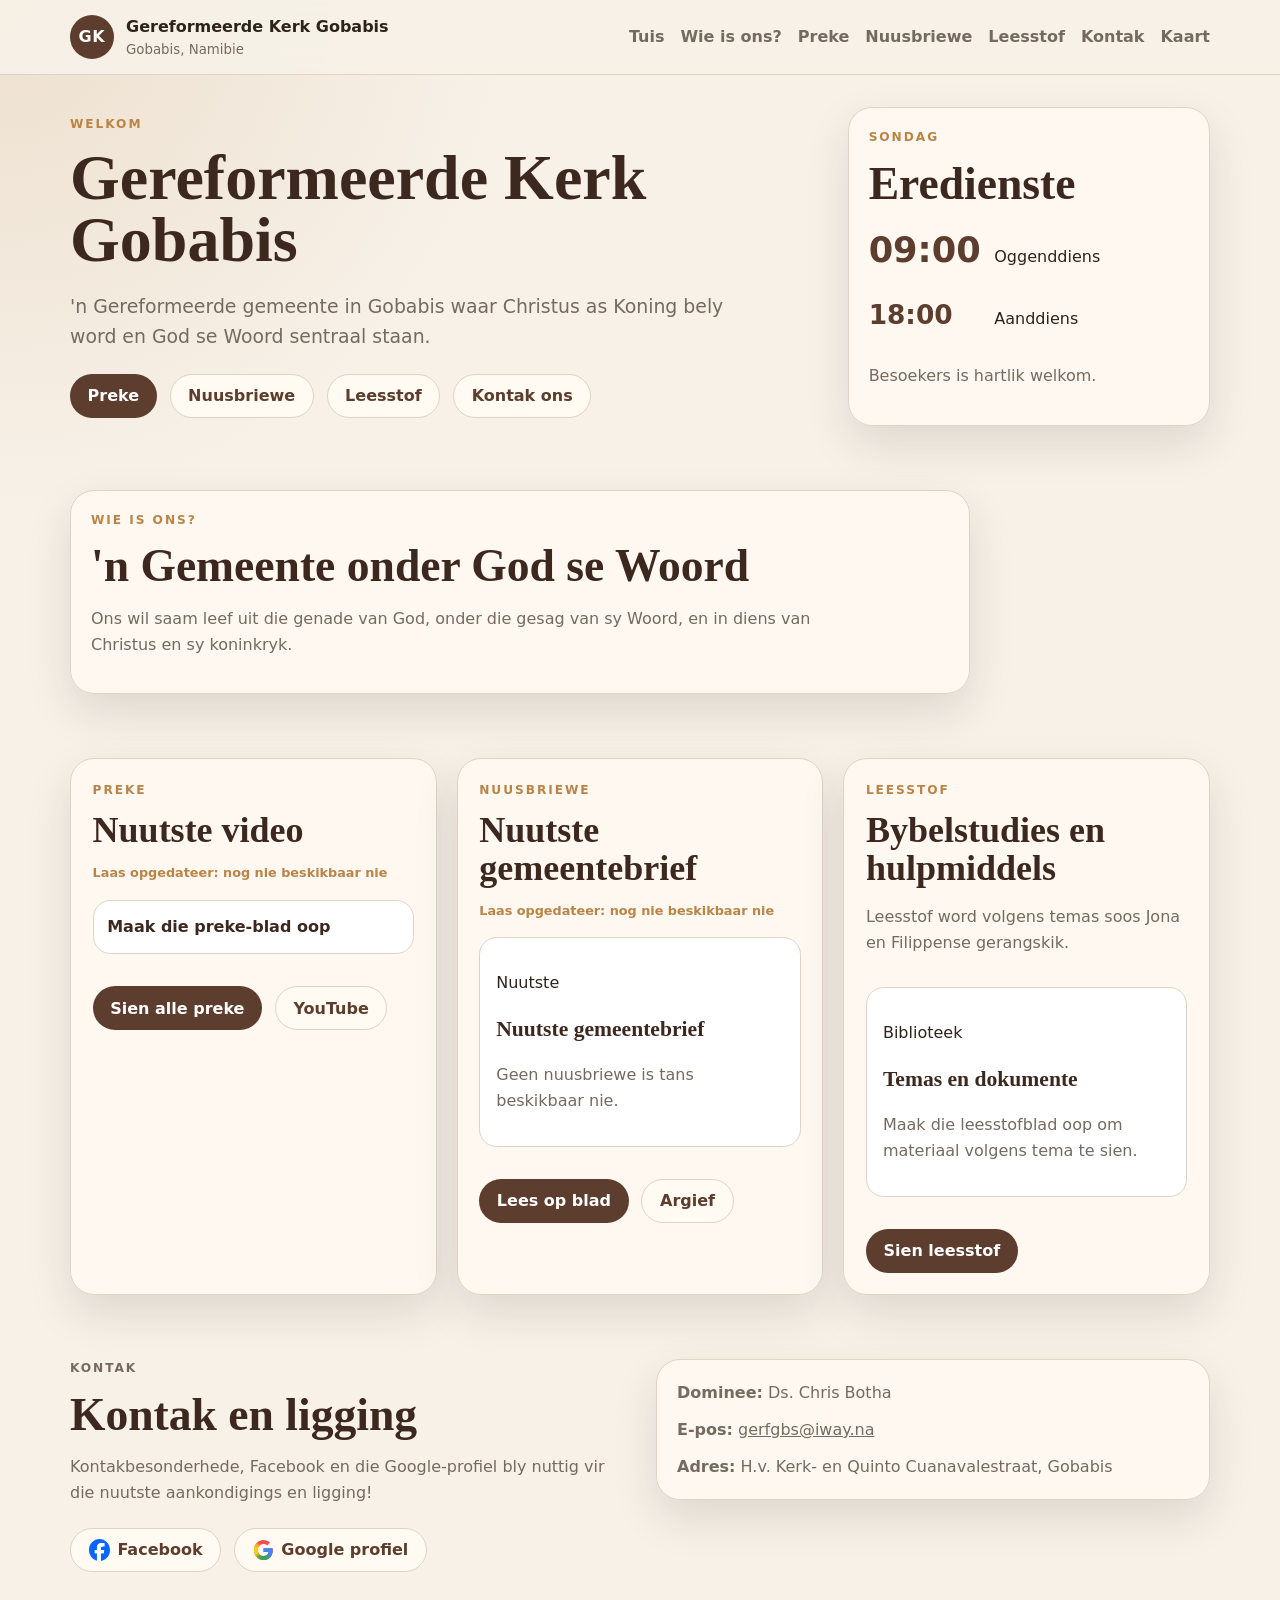
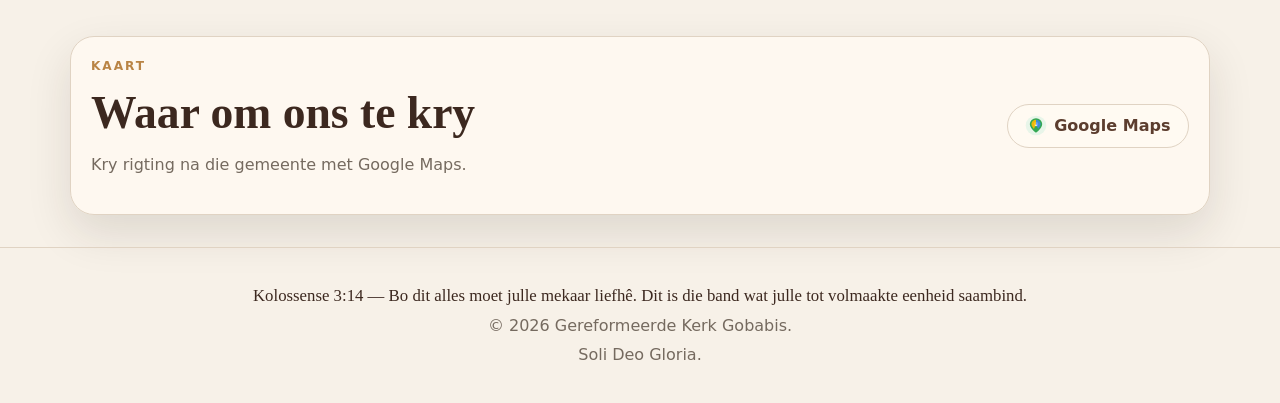
<file: index.html>
<!doctype html>
<html lang="af">
  <head>
    <meta charset="utf-8" />
    <meta name="viewport" content="width=device-width, initial-scale=1" />
    <meta name="description" content="Gereformeerde Kerk Gobabis - 'n warm, gereformeerde gemeente." />
    <meta name="color-scheme" content="light" />
    <title>Gereformeerde Kerk Gobabis</title>
    <link rel="icon" href="/buffelsfontein/favicon.svg?v=2" type="image/svg+xml" />
    <link rel="shortcut icon" href="/buffelsfontein/favicon.svg?v=2" type="image/svg+xml" />
    <link rel="stylesheet" href="styles.css?v=5" />
    <link rel="stylesheet" href="extras.css?v=5" />
  </head>
  <body>
    <header class="site-header">
      <nav class="nav" aria-label="Hoofnavigasie">
        <a class="brand" href="#top" aria-label="Gereformeerde Kerk Gobabis tuis">
          <span class="brand-mark">GK</span>
          <span>
            <strong data-field="church.name">Gereformeerde Kerk Gobabis</strong>
            <small data-field="church.location">Gobabis, Namibie</small>
          </span>
        </a>

        <button class="menu-button" type="button" aria-expanded="false" aria-controls="nav-links">Menu</button>

        <div class="nav-links" id="nav-links">
          <a href="#top">Tuis</a>
          <a href="#wie-ons-is">Wie is ons?</a>
          <a href="preke.html">Preke</a>
          <a href="nuusbriewe.html">Nuusbriewe</a>
          <a href="leesstof.html">Leesstof</a>
          <a href="#kontak">Kontak</a>
          <a href="#kaart">Kaart</a>
        </div>
      </nav>
    </header>

    <main id="top">
      <section class="hero section compact-section">
        <div class="hero-copy">
          <p class="eyebrow">Welkom</p>
          <h1 data-field="church.name">Gereformeerde Kerk Gobabis</h1>
          <p class="lead">'n Gereformeerde gemeente in Gobabis waar Christus as Koning bely word en God se Woord sentraal staan.</p>
          <div class="hero-actions">
            <a class="button primary" href="preke.html">Preke</a>
            <a class="button secondary" href="nuusbriewe.html">Nuusbriewe</a>
            <a class="button secondary" href="leesstof.html">Leesstof</a>
            <a class="button secondary" href="#kontak">Kontak ons</a>
          </div>
        </div>

        <aside class="hero-card compact-card" aria-label="Kort gemeente inligting">
          <p class="eyebrow">Sondag</p>
          <h2>Eredienste</h2>
          <div class="service-list compact-service-list" id="service-list">
            <p class="service-time">09:00</p>
            <p>Oggenddiens</p>
            <p class="service-time smaller">18:00</p>
            <p>Aanddiens</p>
          </div>
          <p class="muted">Besoekers is hartlik welkom.</p>
        </aside>
      </section>

      <section class="section compact-section" id="wie-ons-is" aria-labelledby="identity-heading">
        <div class="feature-card compact-card">
          <p class="eyebrow">Wie is ons?</p>
          <h2 id="identity-heading">'n Gemeente onder God se Woord</h2>
          <p>Ons wil saam leef uit die genade van God, onder die gesag van sy Woord, en in diens van Christus en sy koninkryk.</p>
        </div>
      </section>

      <section class="section compact-section home-grid" aria-label="Nuutste inhoud">
        <article class="content-preview-card" id="preke-preview">
          <div>
            <p class="eyebrow">Preke</p>
            <h2>Nuutste video</h2>
            <p class="feed-updated" id="youtube-updated">Laas opgedateer: wag vir feed</p>
          </div>
          <a class="preview-link" id="latest-video-link" href="preke.html" aria-label="Maak preke blad oop">
            <img id="latest-video-thumb" alt="" loading="lazy" />
            <span id="latest-video-title">Maak die preke-blad oop</span>
          </a>
          <div class="hero-actions compact-actions">
            <a class="button primary" href="preke.html">Sien alle preke</a>
            <a class="button secondary" id="youtube-streams-link" href="#" target="_blank" rel="noopener">YouTube</a>
          </div>
        </article>

        <article class="content-preview-card" id="nuusbriewe-preview">
          <div>
            <p class="eyebrow">Nuusbriewe</p>
            <h2>Nuutste gemeentebrief</h2>
            <p class="feed-updated" id="newsletter-updated">Laas opgedateer: wag vir feed</p>
          </div>
          <div class="newsletter-mini-preview">
            <p class="newsletter-date" id="latest-newsletter-date">Nuutste</p>
            <h3 id="latest-newsletter-title">Nuutste gemeentebrief</h3>
            <p id="latest-newsletter-description" class="muted">Die nuutste nuusbrief sal hier verskyn wanneer die Drive feed laai.</p>
          </div>
          <div class="hero-actions compact-actions">
            <a class="button primary" id="latest-newsletter-link" href="nuusbriewe.html">Lees op blad</a>
            <a class="button secondary" href="nuusbriewe.html">Argief</a>
          </div>
        </article>

        <article class="content-preview-card">
          <div>
            <p class="eyebrow">Leesstof</p>
            <h2>Bybelstudies en hulpmiddels</h2>
            <p class="muted">Leesstof word volgens temas soos Jona en Filippense gerangskik.</p>
          </div>
          <div class="newsletter-mini-preview">
            <p class="newsletter-date">Biblioteek</p>
            <h3>Temas en dokumente</h3>
            <p class="muted">Maak die leesstofblad oop om materiaal volgens tema te sien.</p>
          </div>
          <div class="hero-actions compact-actions">
            <a class="button primary" href="leesstof.html">Sien leesstof</a>
          </div>
        </article>
      </section>

      <section class="section compact-section split contact" id="kontak">
        <div>
          <p class="eyebrow">Kontak</p>
          <h2>Kontak en ligging</h2>
          <p>Kontakbesonderhede, Facebook en die Google-profiel bly nuttig vir die nuutste aankondigings en ligging!</p>
          <div class="social-links">
            <a class="button secondary icon-button" id="facebook-link" href="#" target="_blank" rel="noopener" aria-label="Maak Facebook oop"><img class="social-icon-img" src="assets/icon-facebook.svg" alt="" /> Facebook</a>
            <a class="button secondary icon-button" id="google-business-link" href="#" target="_blank" rel="noopener"><img class="social-icon-img" src="assets/icon-google.svg" alt="" /> Google profiel</a>
          </div>
        </div>
        <div class="contact-card compact-card">
          <p><strong>Dominee:</strong> <span data-field="church.minister">Nog te bevestig</span></p>
          <p><strong>E-pos:</strong> <a id="email-link"><span data-field="church.email">Nog te bevestig</span></a></p>
          <p><strong>Adres:</strong> <span data-field="church.address">Nog te bevestig</span></p>
        </div>
      </section>

      <section class="section compact-section" id="kaart" aria-labelledby="map-heading">
        <div class="info-card compact-card">
          <div>
            <p class="eyebrow">Kaart</p>
            <h2 id="map-heading">Waar om ons te kry</h2>
            <p>Kry rigting na die gemeente met Google Maps.</p>
          </div>
          <a class="button secondary icon-button" id="maps-link" href="#" target="_blank" rel="noopener"><img class="social-icon-img" src="assets/icon-maps.svg" alt="" /> Google Maps</a>
        </div>
      </section>
    </main>

    <footer class="site-footer">
      <p class="footer-verse">Kolossense 3:14 — Bo dit alles moet julle mekaar liefhê. Dit is die band wat julle tot volmaakte eenheid saambind.</p>
      <p>&copy; <span id="year"></span> <span data-field="church.name">Gereformeerde Kerk Gobabis</span>.</p>
      <p>Soli Deo Gloria.</p>
    </footer>

    <script src="script.js?v=5"></script>
  </body>
</html>
</file>
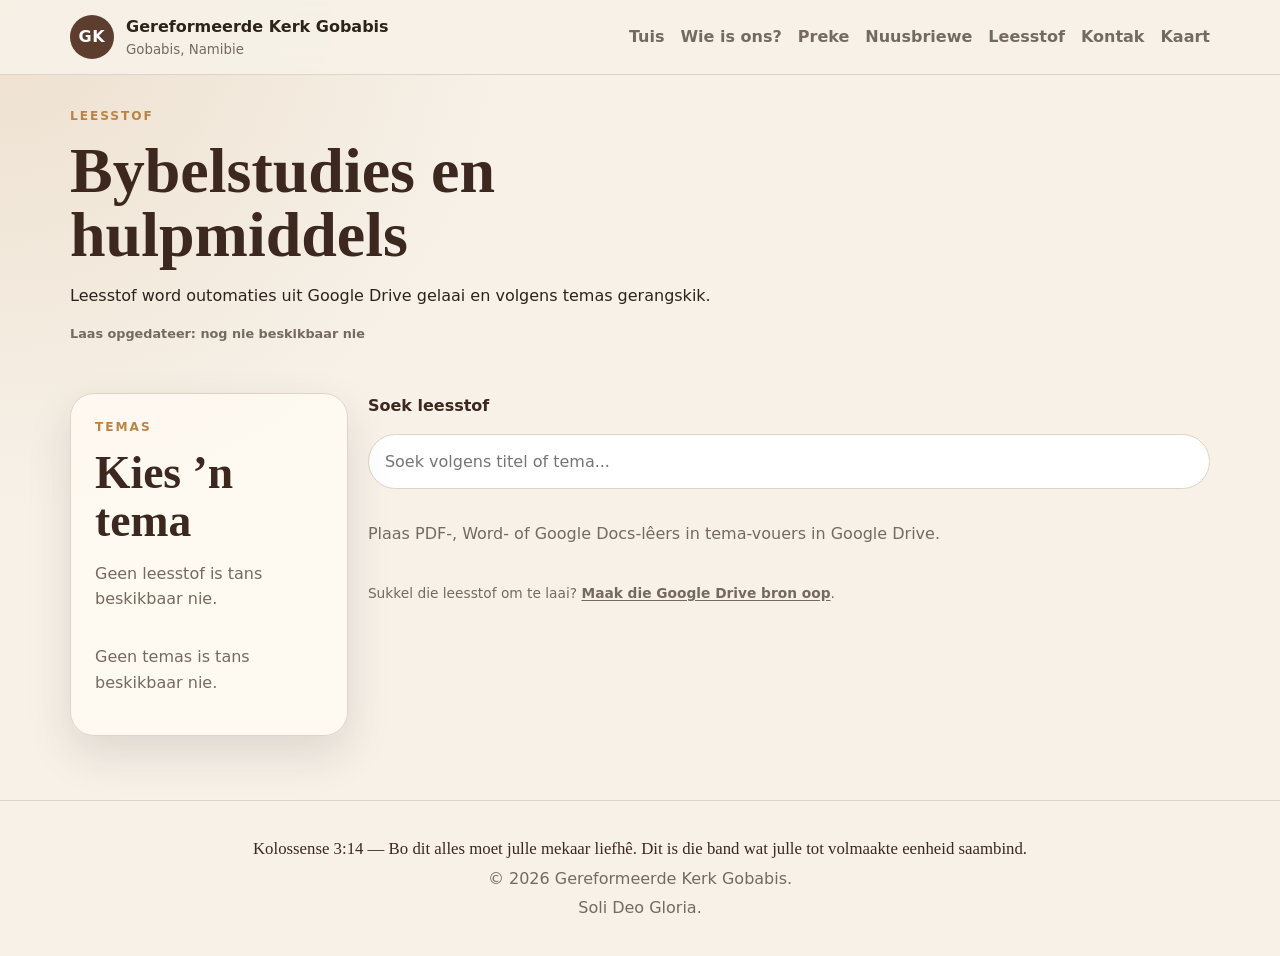
<file: leesstof.html>
<!doctype html>
<html lang="af">
  <head>
    <meta charset="utf-8" />
    <meta name="viewport" content="width=device-width, initial-scale=1" />
    <meta name="description" content="Leesstof en Bybelstudiemateriaal van Gereformeerde Kerk Gobabis." />
    <meta name="color-scheme" content="light" />
    <title>Leesstof | Gereformeerde Kerk Gobabis</title>
    <link rel="icon" href="/buffelsfontein/favicon.svg?v=2" type="image/svg+xml" />
    <link rel="shortcut icon" href="/buffelsfontein/favicon.svg?v=2" type="image/svg+xml" />
    <link rel="stylesheet" href="styles.css?v=5" />
    <link rel="stylesheet" href="extras.css?v=5" />
  </head>
  <body>
    <header class="site-header">
      <nav class="nav" aria-label="Hoofnavigasie">
        <a class="brand" href="index.html" aria-label="Gereformeerde Kerk Gobabis tuis">
          <span class="brand-mark">GK</span>
          <span>
            <strong data-field="church.name">Gereformeerde Kerk Gobabis</strong>
            <small data-field="church.location">Gobabis, Namibie</small>
          </span>
        </a>

        <button class="menu-button" type="button" aria-expanded="false" aria-controls="nav-links">Menu</button>

        <div class="nav-links" id="nav-links">
          <a href="index.html">Tuis</a>
          <a href="index.html#wie-ons-is">Wie is ons?</a>
          <a href="preke.html">Preke</a>
          <a href="nuusbriewe.html">Nuusbriewe</a>
          <a href="leesstof.html">Leesstof</a>
          <a href="index.html#kontak">Kontak</a>
          <a href="index.html#kaart">Kaart</a>
        </div>
      </nav>
    </header>

    <main id="top">
      <section class="section compact-section">
        <div class="section-heading">
          <p class="eyebrow">Leesstof</p>
          <h1 class="page-title">Bybelstudies en hulpmiddels</h1>
          <p>Leesstof word outomaties uit Google Drive gelaai en volgens temas gerangskik.</p>
          <p class="feed-updated" id="leesstof-updated">Laas opgedateer: wag vir feed</p>
        </div>
      </section>

      <section class="section leesstof-layout" aria-label="Leesstof biblioteek">
        <aside class="newsletter-sidebar leesstof-sidebar">
          <p class="eyebrow">Temas</p>
          <h2>Kies ’n tema</h2>
          <p class="muted" id="leesstof-summary">Leesstof word gelaai.</p>
          <div class="category-list" id="leesstof-theme-list"></div>
        </aside>

        <div class="leesstof-main">
          <label class="search-label" for="leesstof-search">Soek leesstof</label>
          <input class="search-input" id="leesstof-search" type="search" placeholder="Soek volgens titel of tema..." />
          <div class="leesstof-items" id="leesstof-items">
            <p class="muted">Leesstof word gelaai.</p>
          </div>
          <p class="drive-fallback">Sukkel die leesstof om te laai? <a id="leesstof-folder-link" href="#" target="_blank" rel="noopener">Maak die Google Drive bron oop</a>.</p>
        </div>
      </section>
    </main>

    <footer class="site-footer">
      <p class="footer-verse">Kolossense 3:14 — Bo dit alles moet julle mekaar liefhê. Dit is die band wat julle tot volmaakte eenheid saambind.</p>
      <p>&copy; <span id="year"></span> <span data-field="church.name">Gereformeerde Kerk Gobabis</span>.</p>
      <p>Soli Deo Gloria.</p>
    </footer>

    <script src="script.js?v=5"></script>
  </body>
</html>
</file>
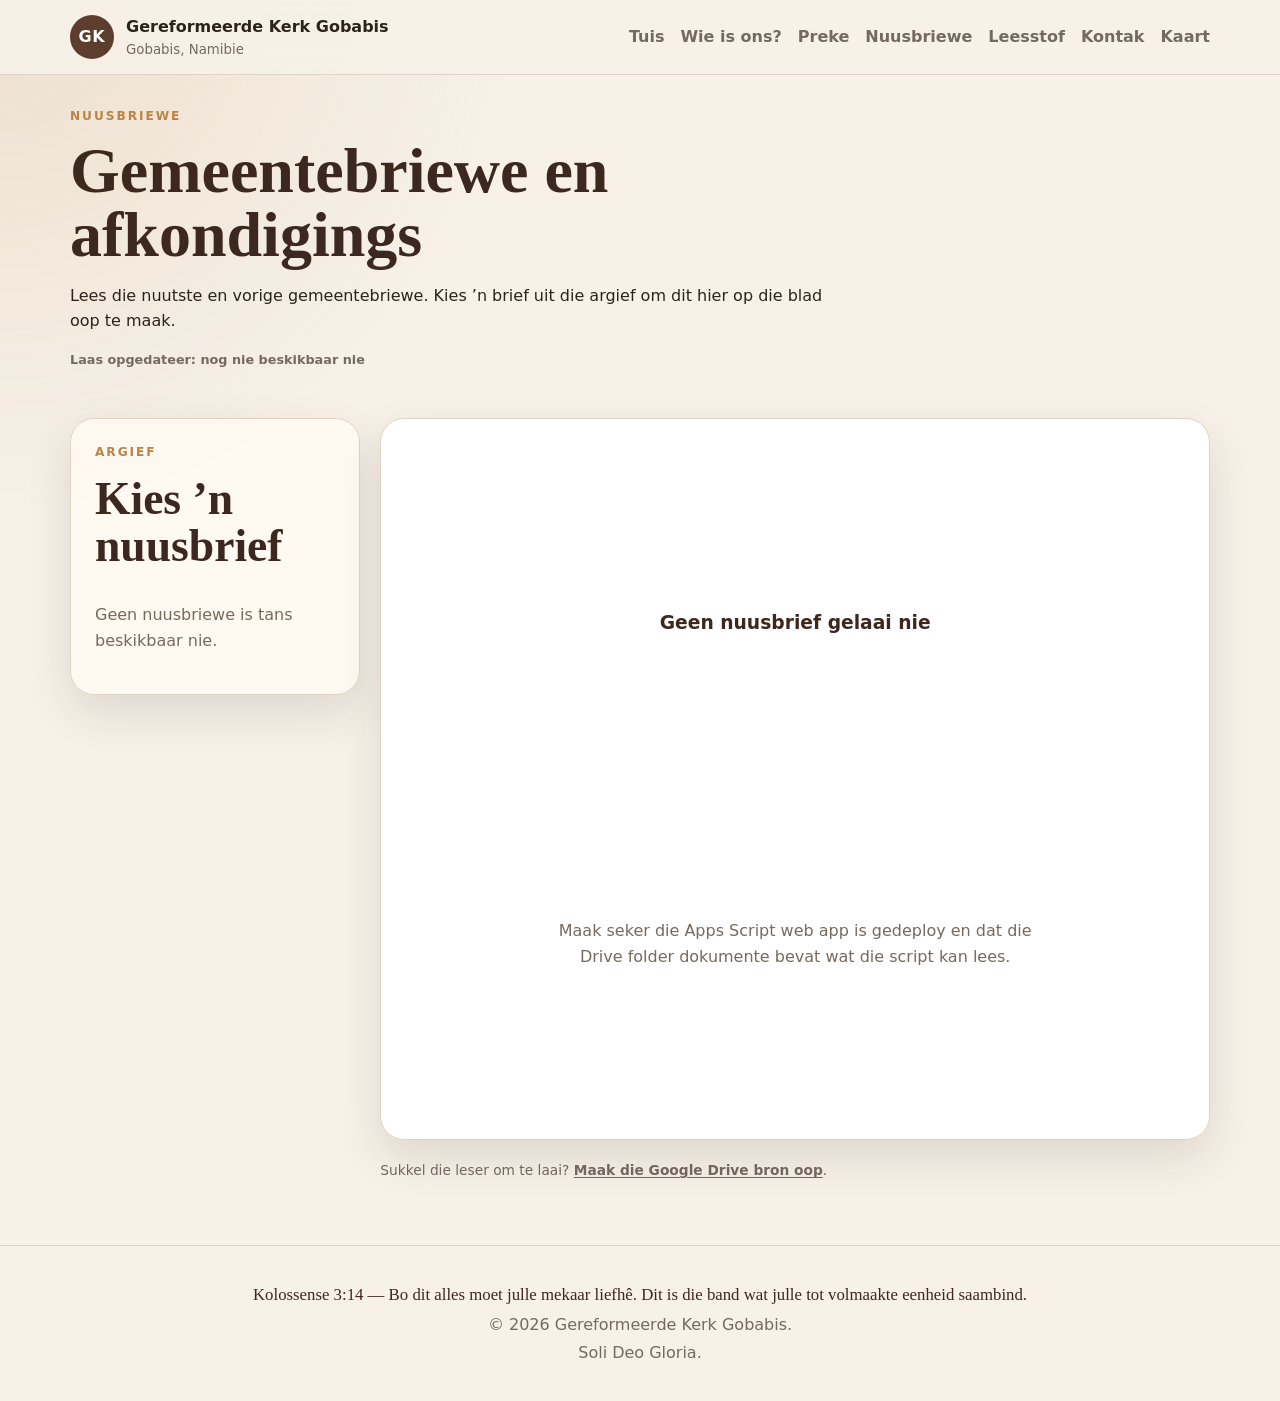
<file: nuusbriewe.html>
<!doctype html>
<html lang="af">
  <head>
    <meta charset="utf-8" />
    <meta name="viewport" content="width=device-width, initial-scale=1" />
    <meta name="description" content="Nuusbriewe en gemeentebriewe van Gereformeerde Kerk Gobabis." />
    <meta name="color-scheme" content="light" />
    <title>Nuusbriewe | Gereformeerde Kerk Gobabis</title>
    <link rel="icon" href="/buffelsfontein/favicon.svg?v=2" type="image/svg+xml" />
    <link rel="shortcut icon" href="/buffelsfontein/favicon.svg?v=2" type="image/svg+xml" />
    <link rel="stylesheet" href="styles.css?v=5" />
    <link rel="stylesheet" href="extras.css?v=5" />
  </head>
  <body>
    <header class="site-header">
      <nav class="nav" aria-label="Hoofnavigasie">
        <a class="brand" href="index.html" aria-label="Gereformeerde Kerk Gobabis tuis">
          <span class="brand-mark">GK</span>
          <span>
            <strong data-field="church.name">Gereformeerde Kerk Gobabis</strong>
            <small data-field="church.location">Gobabis, Namibie</small>
          </span>
        </a>

        <button class="menu-button" type="button" aria-expanded="false" aria-controls="nav-links">Menu</button>

        <div class="nav-links" id="nav-links">
          <a href="index.html">Tuis</a>
          <a href="index.html#wie-ons-is">Wie is ons?</a>
          <a href="preke.html">Preke</a>
          <a href="nuusbriewe.html">Nuusbriewe</a>
          <a href="leesstof.html">Leesstof</a>
          <a href="index.html#kontak">Kontak</a>
          <a href="index.html#kaart">Kaart</a>
        </div>
      </nav>
    </header>

    <main id="top">
      <section class="section compact-section">
        <div class="section-heading">
          <p class="eyebrow">Nuusbriewe</p>
          <h1 class="page-title">Gemeentebriewe en afkondigings</h1>
          <p>Lees die nuutste en vorige gemeentebriewe. Kies ’n brief uit die argief om dit hier op die blad oop te maak.</p>
          <p class="feed-updated" id="newsletter-updated">Laas opgedateer: wag vir feed</p>
        </div>
      </section>

      <section class="section newsletter-reader-layout" aria-label="Nuusbrief-leser">
        <aside class="newsletter-sidebar">
          <p class="eyebrow">Argief</p>
          <h2>Kies ’n nuusbrief</h2>
          <div class="newsletter-archive-list" id="newsletter-archive-list"></div>
        </aside>

        <div class="newsletter-reader-main">
          <div class="embed-shell newsletter-reader-shell">
            <iframe id="newsletter-reader-frame" title="Nuusbrief-leser" loading="lazy"></iframe>
            <div class="placeholder" id="newsletter-reader-placeholder">
              <h3>Geen nuusbrief gelaai nie</h3>
              <p>Maak seker die Apps Script web app is gedeploy en dat die Drive folder dokumente bevat wat die script kan lees.</p>
            </div>
          </div>
          <p class="drive-fallback">Sukkel die leser om te laai? <a id="newsletter-folder-link" href="#" target="_blank" rel="noopener">Maak die Google Drive bron oop</a>.</p>
        </div>
      </section>
    </main>

    <footer class="site-footer">
      <p class="footer-verse">Kolossense 3:14 — Bo dit alles moet julle mekaar liefhê. Dit is die band wat julle tot volmaakte eenheid saambind.</p>
      <p>&copy; <span id="year"></span> <span data-field="church.name">Gereformeerde Kerk Gobabis</span>.</p>
      <p>Soli Deo Gloria.</p>
    </footer>

    <script src="script.js?v=5"></script>
  </body>
</html>
</file>
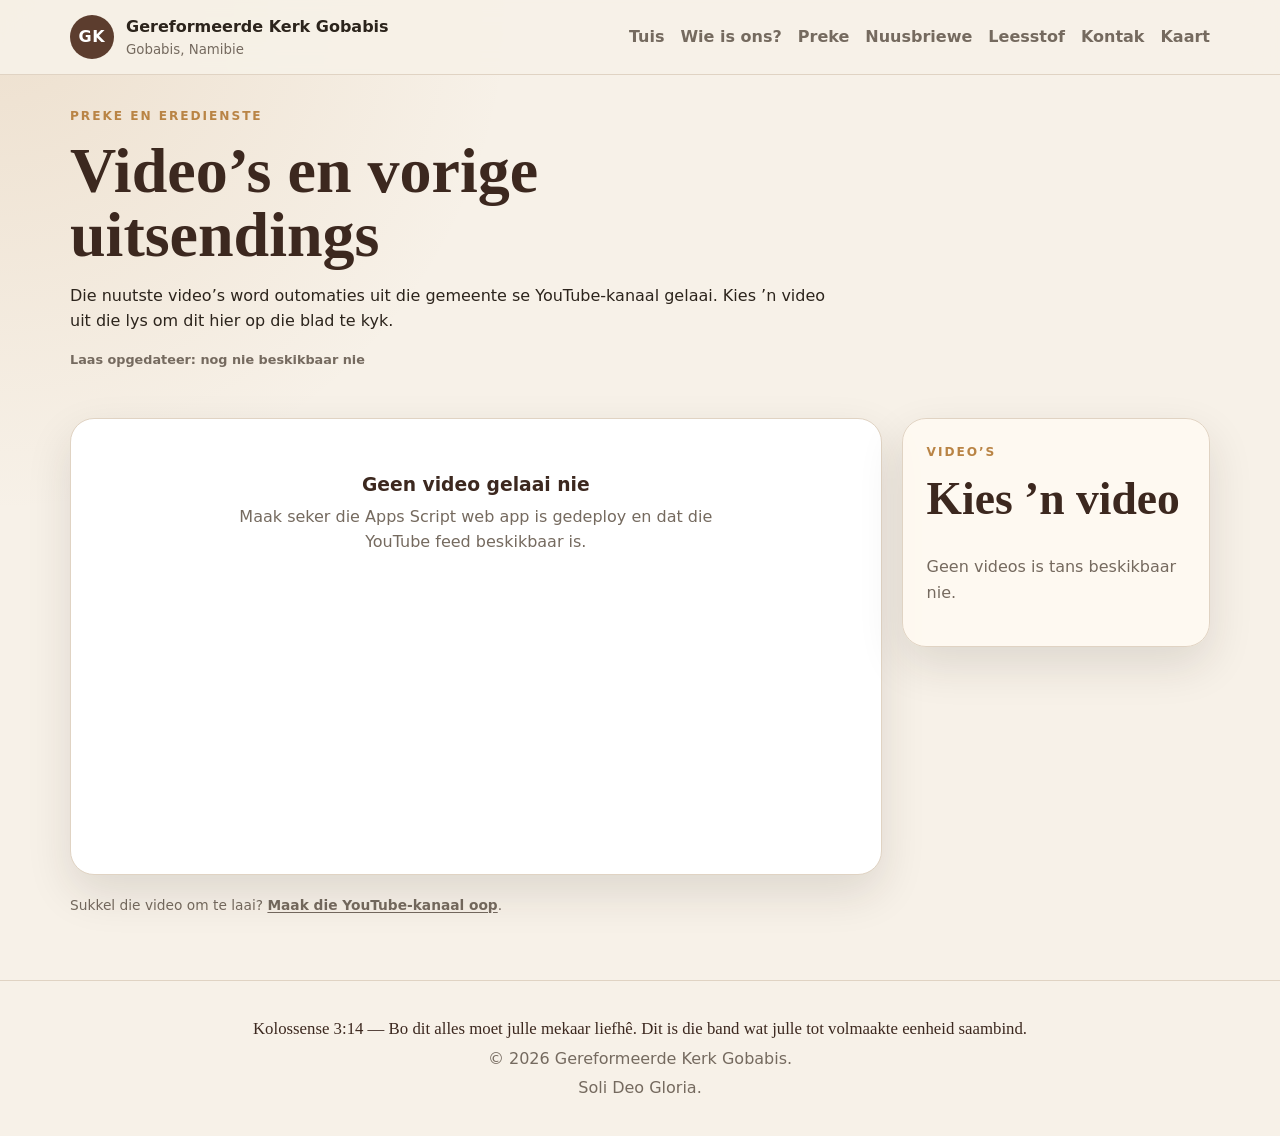
<file: preke.html>
<!doctype html>
<html lang="af">
  <head>
    <meta charset="utf-8" />
    <meta name="viewport" content="width=device-width, initial-scale=1" />
    <meta name="description" content="Preke en eredienste van Gereformeerde Kerk Gobabis." />
    <meta name="color-scheme" content="light" />
    <title>Preke | Gereformeerde Kerk Gobabis</title>
    <link rel="icon" href="/buffelsfontein/favicon.svg?v=2" type="image/svg+xml" />
    <link rel="shortcut icon" href="/buffelsfontein/favicon.svg?v=2" type="image/svg+xml" />
    <link rel="stylesheet" href="styles.css?v=5" />
    <link rel="stylesheet" href="extras.css?v=5" />
  </head>
  <body>
    <header class="site-header">
      <nav class="nav" aria-label="Hoofnavigasie">
        <a class="brand" href="index.html" aria-label="Gereformeerde Kerk Gobabis tuis">
          <span class="brand-mark">GK</span>
          <span>
            <strong data-field="church.name">Gereformeerde Kerk Gobabis</strong>
            <small data-field="church.location">Gobabis, Namibie</small>
          </span>
        </a>

        <button class="menu-button" type="button" aria-expanded="false" aria-controls="nav-links">Menu</button>

        <div class="nav-links" id="nav-links">
          <a href="index.html">Tuis</a>
          <a href="index.html#wie-ons-is">Wie is ons?</a>
          <a href="preke.html">Preke</a>
          <a href="nuusbriewe.html">Nuusbriewe</a>
          <a href="leesstof.html">Leesstof</a>
          <a href="index.html#kontak">Kontak</a>
          <a href="index.html#kaart">Kaart</a>
        </div>
      </nav>
    </header>

    <main id="top">
      <section class="section compact-section">
        <div class="section-heading">
          <p class="eyebrow">Preke en eredienste</p>
          <h1 class="page-title">Video’s en vorige uitsendings</h1>
          <p>Die nuutste video’s word outomaties uit die gemeente se YouTube-kanaal gelaai. Kies ’n video uit die lys om dit hier op die blad te kyk.</p>
          <p class="feed-updated" id="youtube-updated">Laas opgedateer: wag vir feed</p>
        </div>
      </section>

      <section class="section video-page-layout" aria-label="Video-leser">
        <div class="video-reader-main">
          <div class="embed-shell video-shell video-page-player">
            <iframe id="video-page-frame" title="Gekose preekvideo" allow="accelerometer; autoplay; clipboard-write; encrypted-media; gyroscope; picture-in-picture; web-share" allowfullscreen loading="lazy"></iframe>
            <div class="placeholder" id="video-page-placeholder">
              <h3>Geen video gelaai nie</h3>
              <p>Maak seker die Apps Script web app is gedeploy en dat die YouTube feed beskikbaar is.</p>
            </div>
          </div>
          <p class="drive-fallback">Sukkel die video om te laai? <a id="youtube-streams-link" href="#" target="_blank" rel="noopener">Maak die YouTube-kanaal oop</a>.</p>
        </div>

        <aside class="newsletter-sidebar video-sidebar">
          <p class="eyebrow">Video’s</p>
          <h2>Kies ’n video</h2>
          <div class="video-list" id="video-list"></div>
        </aside>
      </section>
    </main>

    <footer class="site-footer">
      <p class="footer-verse">Kolossense 3:14 — Bo dit alles moet julle mekaar liefhê. Dit is die band wat julle tot volmaakte eenheid saambind.</p>
      <p>&copy; <span id="year"></span> <span data-field="church.name">Gereformeerde Kerk Gobabis</span>.</p>
      <p>Soli Deo Gloria.</p>
    </footer>

    <script src="script.js?v=5"></script>
  </body>
</html>
</file>
<file: styles.css>
:root {
  color-scheme: light;
  --background: #f7f1e8;
  --surface: #fffaf2;
  --surface-strong: #ffffff;
  --text: #2c241c;
  --muted: #756a5f;
  --line: #e0d3c3;
  --brand: #5c3d2e;
  --brand-dark: #3c281f;
  --accent: #b98445;
  --danger: #8a2f24;
  --danger-bg: #fff1ef;
  --shadow: 0 18px 45px rgba(44, 36, 28, 0.12);
  font-family: Inter, ui-sans-serif, system-ui, -apple-system, BlinkMacSystemFont, "Segoe UI", sans-serif;
}

* { box-sizing: border-box; }
html { scroll-behavior: smooth; background: #f7f1e8; }
body { margin: 0; background: radial-gradient(circle at top left, rgba(185, 132, 69, 0.16), transparent 32rem), var(--background); color: var(--text); line-height: 1.6; }
a { color: inherit; }

.site-header { position: sticky; top: 0; z-index: 10; background: rgba(247, 241, 232, 0.92); border-bottom: 1px solid var(--line); backdrop-filter: blur(14px); }
.nav { max-width: 1180px; margin: 0 auto; padding: 0.85rem 1.25rem; display: flex; align-items: center; justify-content: space-between; gap: 1rem; }
.brand { display: inline-flex; align-items: center; gap: 0.75rem; text-decoration: none; }
.brand-mark { width: 2.75rem; height: 2.75rem; border-radius: 999px; display: grid; place-items: center; background: var(--brand); color: white; font-weight: 800; letter-spacing: 0.04em; }
.brand strong, .brand small { display: block; }
.brand small { color: var(--muted); }
.nav-links { display: flex; align-items: center; gap: 1rem; }
.nav-links a { color: var(--muted); font-weight: 650; text-decoration: none; }
.nav-links a:hover { color: var(--brand); }
.menu-button { display: none; border: 1px solid var(--line); border-radius: 999px; background: var(--surface); color: var(--brand); padding: 0.55rem 0.9rem; font-weight: 700; }

.data-alert { display: none; max-width: 1180px; margin: 1rem auto 0; padding: 0.9rem 1.25rem; border: 1px solid rgba(138, 47, 36, 0.25); border-radius: 1rem; background: var(--danger-bg); color: var(--danger); font-weight: 750; }
.data-load-failed .data-alert { display: block; }

.section { max-width: 1180px; margin: 0 auto; padding: 4rem 1.25rem; }
.compact-section { padding-top: 3rem; padding-bottom: 3rem; }
.page-title { margin: 0; font-family: Georgia, "Times New Roman", serif; font-size: clamp(2.2rem, 5vw, 4rem); line-height: 1; color: var(--brand-dark); }
.section-heading { max-width: 760px; }
.section-heading p:last-child { color: var(--muted); }
.eyebrow { color: var(--accent); font-size: 0.76rem; font-weight: 800; letter-spacing: 0.16em; margin: 0 0 0.75rem; text-transform: uppercase; }
.muted { color: var(--muted); }

.hero { min-height: auto; display: grid; grid-template-columns: minmax(0, 1.15fr) minmax(260px, 0.55fr); align-items: center; gap: 1.5rem; }
.hero h1 { max-width: 760px; margin: 0; font-family: Georgia, "Times New Roman", serif; font-size: clamp(2.35rem, 6vw, 4.7rem); line-height: 0.98; color: var(--brand-dark); }
.lead { max-width: 680px; color: var(--muted); font-size: clamp(1.05rem, 1.8vw, 1.25rem); }
.hero-actions, .social-links { display: flex; flex-wrap: wrap; gap: 0.8rem; margin-top: 1.4rem; }
.button { border-radius: 999px; display: inline-flex; align-items: center; justify-content: center; min-height: 3rem; padding: 0 1.25rem; font-weight: 800; text-decoration: none; white-space: nowrap; }
.button.primary { background: var(--brand); color: white; }
.button.secondary { border: 1px solid var(--line); background: var(--surface); color: var(--brand); }
.text-link { display: inline-flex; margin-top: 1rem; color: var(--brand); font-weight: 800; }

.hero-card, .contact-card, .feature-card, .info-card, .newsletter-sidebar { border: 1px solid var(--line); border-radius: 1.5rem; background: rgba(255, 250, 242, 0.88); box-shadow: var(--shadow); padding: 1.5rem; }
.feature-card { padding: clamp(1.5rem, 4vw, 2.25rem); max-width: 900px; }
.info-card { display: flex; align-items: center; justify-content: space-between; gap: 1.5rem; }
.hero-card h2, .section-heading h2, .split h2, .feature-card h2, .info-card h2, .newsletter-sidebar h2 { margin: 0; font-family: Georgia, "Times New Roman", serif; color: var(--brand-dark); font-size: clamp(1.8rem, 4vw, 2.85rem); line-height: 1.05; }
.feature-card p:last-child, .info-card p:last-child { color: var(--muted); max-width: 760px; }
.service-list { display: grid; gap: 0.25rem; margin: 1rem 0; }
.service-time { color: var(--brand); font-size: 2.65rem; font-weight: 900; line-height: 1; margin: 0.8rem 0 0.1rem; }
.service-time.smaller { font-size: 2rem; }

.embed-shell { position: relative; overflow: hidden; border: 1px solid var(--line); border-radius: 1.5rem; background: var(--surface-strong); box-shadow: var(--shadow); }
.embed-shell iframe { display: none; width: 100%; border: 0; }
.video-shell { display: block; min-height: auto; margin-top: 1.2rem; aspect-ratio: 16 / 9; }
.video-shell iframe { height: 100%; }
.video-page-layout { display: grid; grid-template-columns: minmax(0, 1fr) minmax(260px, 0.38fr); gap: 1.25rem; align-items: start; padding-top: 1rem; }
.video-page-player { margin-top: 0; }
.video-sidebar { position: sticky; top: 6rem; }
.video-list { display: grid; gap: 0.8rem; margin-top: 1rem; }
.video-list-button { border: 1px solid var(--line); border-radius: 1rem; background: var(--surface-strong); color: var(--text); cursor: pointer; overflow: hidden; padding: 0; text-align: left; }
.video-list-button img { display: block; width: 100%; aspect-ratio: 16 / 9; object-fit: cover; }
.video-list-button span { display: block; color: var(--accent); font-size: 0.78rem; font-weight: 800; padding: 0.75rem 0.85rem 0.15rem; text-transform: uppercase; }
.video-list-button strong { display: block; color: var(--brand-dark); line-height: 1.3; padding: 0 0.85rem 0.85rem; }
.video-list-button:hover { border-color: var(--accent); }

.newsletter-reader-layout { display: grid; grid-template-columns: minmax(240px, 0.35fr) minmax(0, 1fr); gap: 1.25rem; align-items: start; padding-top: 1rem; }
.newsletter-sidebar { position: sticky; top: 6rem; }
.newsletter-archive-list { display: grid; gap: 0.75rem; margin-top: 1rem; }
.newsletter-list-button { border: 1px solid var(--line); border-radius: 1rem; background: var(--surface-strong); color: var(--text); cursor: pointer; padding: 0.85rem; text-align: left; }
.newsletter-list-button span { display: block; color: var(--accent); font-size: 0.78rem; font-weight: 800; margin-bottom: 0.2rem; text-transform: uppercase; }
.newsletter-list-button strong { display: block; color: var(--brand-dark); }
.newsletter-list-button:hover { border-color: var(--accent); }
.newsletter-reader-shell { min-height: 720px; }
.newsletter-reader-shell iframe { height: 720px; }

.placeholder { min-height: inherit; display: grid; place-items: center; padding: 2rem; text-align: center; }
.placeholder h3 { margin-bottom: 0.25rem; color: var(--brand-dark); }
.placeholder p { max-width: 520px; margin: 0 auto; color: var(--muted); }

.split { display: grid; grid-template-columns: 1fr 1fr; align-items: start; gap: 2rem; }
.split p { color: var(--muted); }
.contact-card p { margin: 0 0 0.7rem; }
.contact-card p:last-child { margin-bottom: 0; }
.site-footer { border-top: 1px solid var(--line); padding: 2rem 1.25rem; text-align: center; color: var(--muted); }
.site-footer p { margin: 0.2rem 0; }
.footer-verse { color: var(--brand-dark); font-family: Georgia, "Times New Roman", serif; font-size: 1.05rem; }

@media (max-width: 900px) {
  .menu-button { display: inline-flex; }
  .nav { align-items: flex-start; }
  .nav-links { position: absolute; inset: 100% 1rem auto 1rem; display: none; flex-direction: column; align-items: stretch; border: 1px solid var(--line); border-radius: 1rem; background: var(--surface); padding: 0.8rem; box-shadow: var(--shadow); }
  .nav-links.is-open { display: flex; }
  .nav-links a { padding: 0.55rem 0.4rem; }
  .hero, .split, .newsletter-reader-layout, .video-page-layout { grid-template-columns: 1fr; }
  .newsletter-sidebar, .video-sidebar { position: static; }
  .info-card { align-items: stretch; flex-direction: column; }
  .newsletter-reader-shell, .newsletter-reader-shell iframe { min-height: 560px; height: 560px; }
}

@media (max-width: 520px) {
  .brand small { display: none; }
  .section { padding-left: 1rem; padding-right: 1rem; }
  .button { width: 100%; }
}
</file>
<file: extras.css>
.compact-section {
  padding-top: 2rem;
  padding-bottom: 2rem;
}

.hero {
  gap: 1.25rem;
}

.hero h1 {
  font-size: clamp(2.1rem, 5vw, 4.1rem);
}

.lead {
  font-size: clamp(1rem, 1.6vw, 1.18rem);
}

.button {
  min-height: 2.75rem;
  padding: 0 1.1rem;
  gap: 0.45rem;
}

.compact-actions {
  margin-top: 1rem;
}

.compact-card {
  padding: 1.25rem;
}

.compact-service-list {
  grid-template-columns: auto 1fr;
  align-items: baseline;
  column-gap: 0.85rem;
}

.compact-service-list .service-time {
  font-size: 2.2rem;
  margin-top: 0.55rem;
}

.compact-service-list .service-time.smaller {
  font-size: 1.65rem;
}

.home-grid {
  display: grid;
  grid-template-columns: repeat(3, minmax(0, 1fr));
  gap: 1.25rem;
  align-items: stretch;
}

.content-preview-card {
  border: 1px solid var(--line);
  border-radius: 1.5rem;
  background: rgba(255, 250, 242, 0.88);
  box-shadow: var(--shadow);
  padding: 1.35rem;
  display: grid;
  gap: 1rem;
  align-content: start;
}

.content-preview-card h2 {
  margin: 0;
  font-family: Georgia, "Times New Roman", serif;
  color: var(--brand-dark);
  font-size: clamp(1.45rem, 3vw, 2.25rem);
  line-height: 1.05;
}

.feed-updated {
  margin: 0.8rem 0 0;
  color: var(--accent);
  font-size: 0.8rem;
  font-weight: 800;
}

.preview-link {
  display: block;
  overflow: hidden;
  border: 1px solid var(--line);
  border-radius: 1.1rem;
  background: var(--surface-strong);
  color: var(--brand-dark);
  font-weight: 800;
  text-decoration: none;
}

.preview-link img {
  display: none;
  width: 100%;
  aspect-ratio: 16 / 9;
  object-fit: cover;
  background: var(--line);
}

.preview-link span {
  display: block;
  padding: 0.85rem;
}

.newsletter-mini-preview {
  border: 1px solid var(--line);
  border-radius: 1.1rem;
  background: var(--surface-strong);
  padding: 1rem;
}

.newsletter-mini-preview h3 {
  margin: 0;
  font-family: Georgia, "Times New Roman", serif;
  color: var(--brand-dark);
  font-size: 1.35rem;
}

.video-reader-main,
.newsletter-reader-main,
.leesstof-main {
  display: grid;
  gap: 1rem;
}

.leesstof-layout {
  display: grid;
  grid-template-columns: minmax(240px, 0.33fr) minmax(0, 1fr);
  gap: 1.25rem;
  align-items: start;
  padding-top: 1rem;
}

.leesstof-sidebar {
  position: sticky;
  top: 6rem;
}

.category-list {
  display: flex;
  flex-wrap: wrap;
  gap: 0.55rem;
  margin-top: 1rem;
}

.category-pill {
  border: 1px solid var(--line);
  border-radius: 999px;
  background: var(--surface-strong);
  color: var(--brand);
  cursor: pointer;
  font-weight: 800;
  padding: 0.55rem 0.85rem;
}

.category-pill span {
  color: var(--muted);
  font-size: 0.8rem;
  margin-left: 0.25rem;
}

.category-pill.is-active,
.category-pill:hover {
  background: var(--brand);
  border-color: var(--brand);
  color: white;
}

.category-pill.is-active span,
.category-pill:hover span {
  color: rgba(255, 255, 255, 0.78);
}

.search-label {
  color: var(--brand-dark);
  font-weight: 800;
}

.search-input {
  border: 1px solid var(--line);
  border-radius: 999px;
  background: var(--surface-strong);
  color: var(--text);
  font: inherit;
  padding: 0.85rem 1rem;
  width: 100%;
}

.leesstof-items {
  display: grid;
  gap: 1.5rem;
}

.leesstof-category {
  display: grid;
  gap: 0.9rem;
}

.leesstof-category-heading {
  display: flex;
  align-items: baseline;
  justify-content: space-between;
  gap: 1rem;
  border-bottom: 1px solid var(--line);
  padding-bottom: 0.55rem;
}

.leesstof-category-heading h2 {
  margin: 0;
  font-family: Georgia, "Times New Roman", serif;
  color: var(--brand-dark);
  font-size: clamp(1.55rem, 3vw, 2.4rem);
}

.leesstof-category-heading span,
.file-type {
  color: var(--accent);
  font-size: 0.78rem;
  font-weight: 900;
  letter-spacing: 0.08em;
  text-transform: uppercase;
}

.leesstof-card-grid {
  display: grid;
  grid-template-columns: repeat(2, minmax(0, 1fr));
  gap: 1rem;
}

.leesstof-card {
  border: 1px solid var(--line);
  border-radius: 1.25rem;
  background: rgba(255, 250, 242, 0.88);
  box-shadow: var(--shadow);
  display: grid;
  gap: 0.8rem;
  padding: 1.1rem;
}

.leesstof-card h3 {
  margin: 0.35rem 0 0;
  color: var(--brand-dark);
  font-family: Georgia, "Times New Roman", serif;
  font-size: 1.25rem;
  line-height: 1.2;
}

.drive-fallback {
  color: var(--muted);
  font-size: 0.86rem;
  margin: 0.2rem 0 0;
}

.drive-fallback a,
.drive-mini-link {
  color: var(--muted);
  font-size: 0.86rem;
  font-weight: 750;
  text-decoration: underline;
  text-underline-offset: 0.18em;
}

.drive-mini-link {
  align-self: center;
}

.icon-button .social-icon-img {
  width: 1.35rem;
  height: 1.35rem;
  display: inline-block;
  flex: 0 0 auto;
}

@media (max-width: 1100px) {
  .home-grid {
    grid-template-columns: repeat(2, minmax(0, 1fr));
  }
}

@media (max-width: 900px) {
  .home-grid,
  .leesstof-layout,
  .leesstof-card-grid {
    grid-template-columns: 1fr;
  }

  .leesstof-sidebar {
    position: static;
  }
}
</file>
